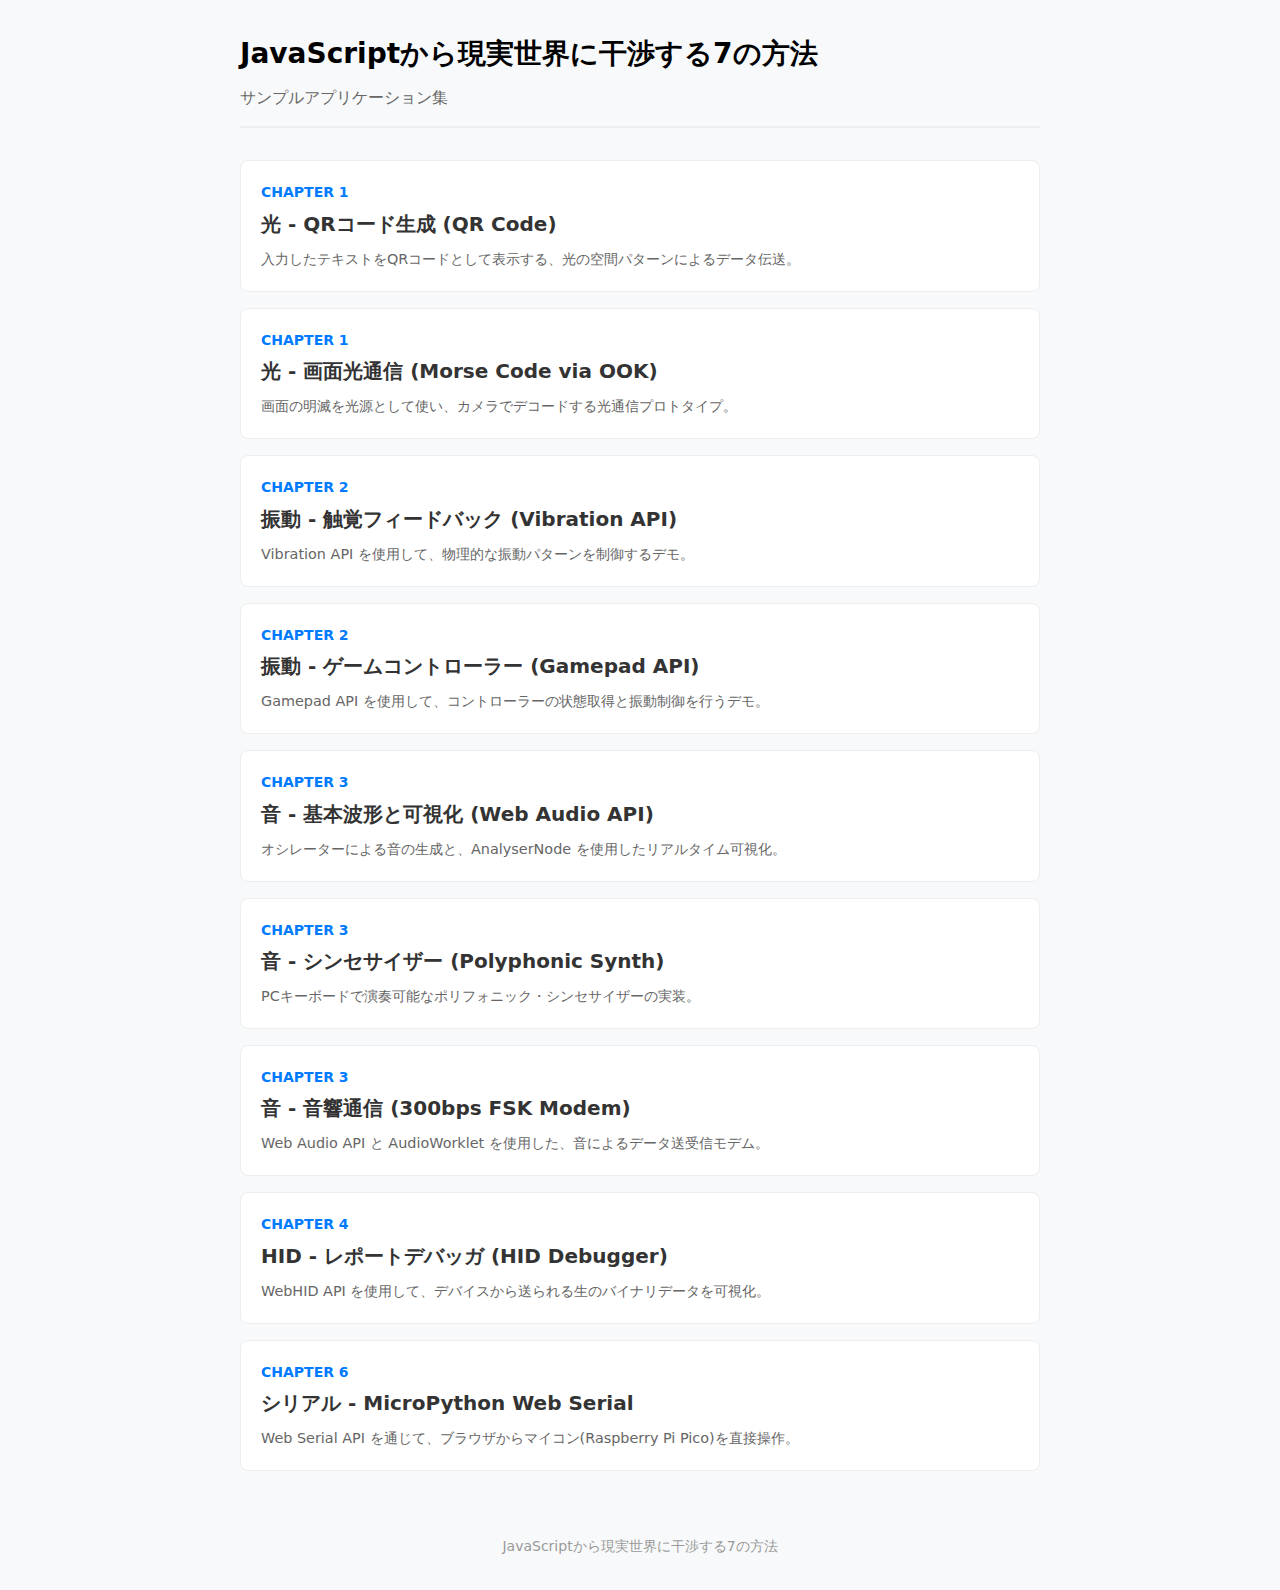
<file: index.html>
<!DOCTYPE html>
<html lang="ja">
<head>
    <meta charset="UTF-8">
    <meta name="viewport" content="width=device-width, initial-scale=1.0">
    <title>JavaScriptから現実世界に干渉する7の方法 - Samples</title>
    <style>
        body {
            font-family: system-ui, -apple-system, sans-serif;
            line-height: 1.6;
            max-width: 800px;
            margin: 2rem auto;
            padding: 0 1rem;
            color: #333;
            background-color: #f8f9fa;
        }
        header {
            border-bottom: 2px solid #eee;
            margin-bottom: 2rem;
            padding-bottom: 1rem;
        }
        h1 {
            font-size: 1.75rem;
            margin: 0;
            color: #000;
        }
        .subtitle {
            font-size: 1rem;
            color: #666;
            margin-top: 0.5rem;
        }
        ul {
            list-style: none;
            padding: 0;
        }
        li {
            background: white;
            margin-bottom: 1rem;
            border: 1px solid #eee;
            border-radius: 8px;
            transition: transform 0.1s, box-shadow 0.1s;
            background-color: white;
        }
        li:hover {
            transform: translateY(-2px);
            box-shadow: 0 4px 12px rgba(0,0,0,0.05);
        }
        a {
            display: block;
            padding: 1.25rem;
            text-decoration: none;
            color: inherit;
        }
        .chapter-num {
            font-weight: bold;
            color: #007bff;
            display: block;
            font-size: 0.875rem;
            text-transform: uppercase;
            margin-bottom: 0.25rem;
        }
        .chapter-title {
            font-size: 1.25rem;
            font-weight: bold;
            display: block;
        }
        .chapter-desc {
            display: block;
            font-size: 0.9rem;
            color: #666;
            margin-top: 0.5rem;
        }
        footer {
            margin-top: 4rem;
            font-size: 0.875rem;
            color: #999;
            text-align: center;
        }
    </style>
</head>
<body>
    <header>
        <h1>JavaScriptから現実世界に干渉する7の方法</h1>
        <div class="subtitle">サンプルアプリケーション集</div>
    </header>

    <main>
        <ul>
            <li>
                <a href="./chapter-1-light-qr/">
                    <span class="chapter-num">Chapter 1</span>
                    <span class="chapter-title">光 - QRコード生成 (QR Code)</span>
                    <span class="chapter-desc">入力したテキストをQRコードとして表示する、光の空間パターンによるデータ伝送。</span>
                </a>
            </li>
            <li>
                <a href="./chapter-1-light-comm/">
                    <span class="chapter-num">Chapter 1</span>
                    <span class="chapter-title">光 - 画面光通信 (Morse Code via OOK)</span>
                    <span class="chapter-desc">画面の明滅を光源として使い、カメラでデコードする光通信プロトタイプ。</span>
                </a>
            </li>
            <li>
                <a href="./chapter-2-vibration/">
                    <span class="chapter-num">Chapter 2</span>
                    <span class="chapter-title">振動 - 触覚フィードバック (Vibration API)</span>
                    <span class="chapter-desc">Vibration API を使用して、物理的な振動パターンを制御するデモ。</span>
                </a>
            </li>
            <li>
                <a href="./chapter-2-gamepad/">
                    <span class="chapter-num">Chapter 2</span>
                    <span class="chapter-title">振動 - ゲームコントローラー (Gamepad API)</span>
                    <span class="chapter-desc">Gamepad API を使用して、コントローラーの状態取得と振動制御を行うデモ。</span>
                </a>
            </li>
            <li>
                <a href="./chapter-3-sound-basics/">
                    <span class="chapter-num">Chapter 3</span>
                    <span class="chapter-title">音 - 基本波形と可視化 (Web Audio API)</span>
                    <span class="chapter-desc">オシレーターによる音の生成と、AnalyserNode を使用したリアルタイム可視化。</span>
                </a>
            </li>
            <li>
                <a href="./chapter-3-synth/">
                    <span class="chapter-num">Chapter 3</span>
                    <span class="chapter-title">音 - シンセサイザー (Polyphonic Synth)</span>
                    <span class="chapter-desc">PCキーボードで演奏可能なポリフォニック・シンセサイザーの実装。</span>
                </a>
            </li>
            <li>
                <a href="./chapter-3-sound-comm/">
                    <span class="chapter-num">Chapter 3</span>
                    <span class="chapter-title">音 - 音響通信 (300bps FSK Modem)</span>
                    <span class="chapter-desc">Web Audio API と AudioWorklet を使用した、音によるデータ送受信モデム。</span>
                </a>
            </li>
            <li>
                <a href="./chapter-4-hid/">
                    <span class="chapter-num">Chapter 4</span>
                    <span class="chapter-title">HID - レポートデバッガ (HID Debugger)</span>
                    <span class="chapter-desc">WebHID API を使用して、デバイスから送られる生のバイナリデータを可視化。</span>
                </a>
            </li>
            <li>
                <a href="./chapter-6-serial/micropython/">
                    <span class="chapter-num">Chapter 6</span>
                    <span class="chapter-title">シリアル - MicroPython Web Serial</span>
                    <span class="chapter-desc">Web Serial API を通じて、ブラウザからマイコン(Raspberry Pi Pico)を直接操作。</span>
                </a>
            </li>
        </ul>
    </main>

    <footer>
        JavaScriptから現実世界に干渉する7の方法
    </footer>
</body>
</html>
</file>
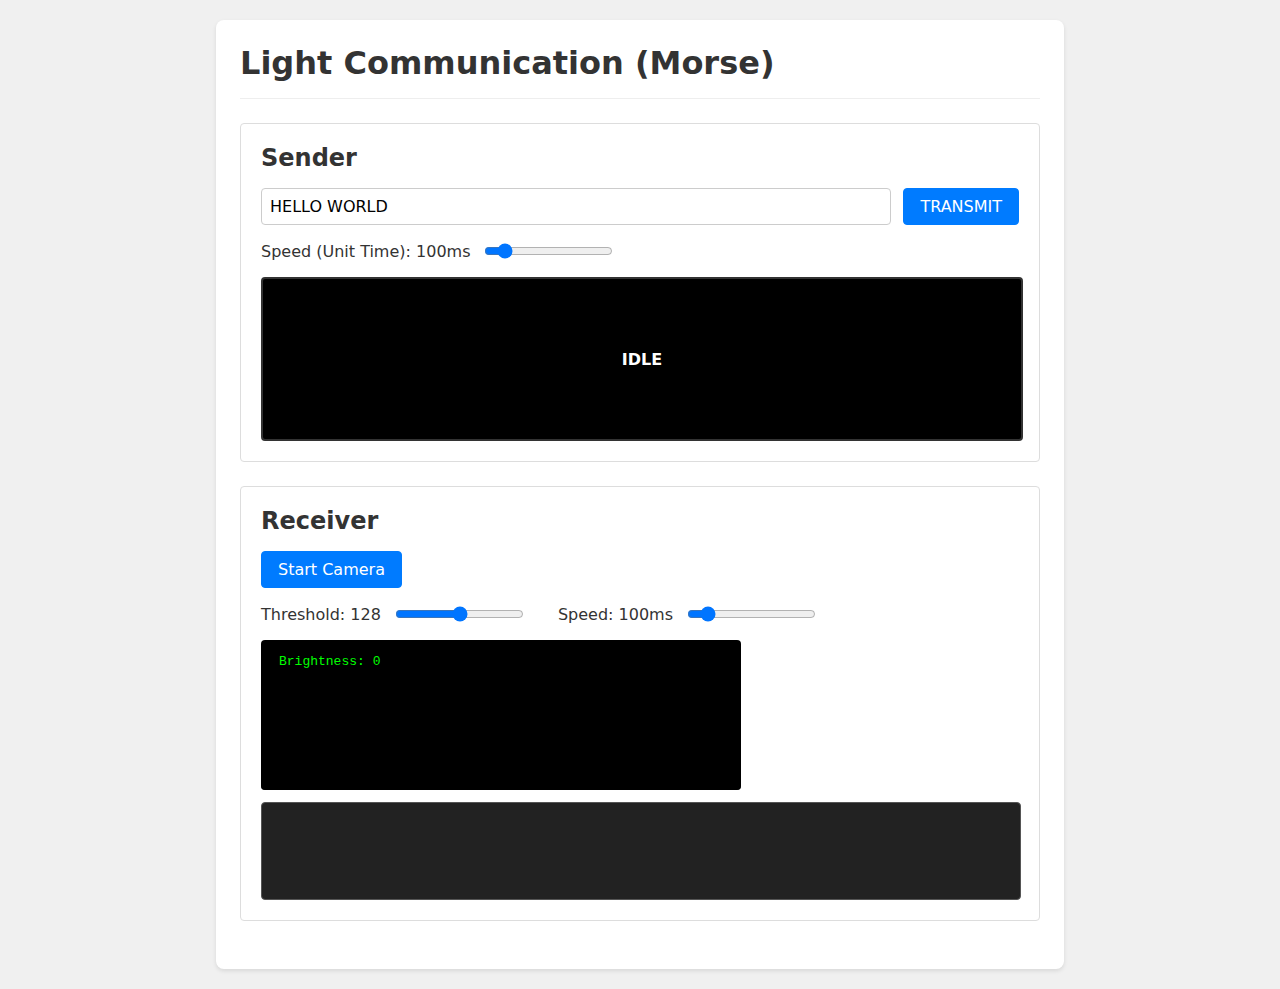
<file: chapter-1-light-comm/index.html>
<!DOCTYPE html>
<html lang="ja">
<head>
    <meta charset="UTF-8">
    <meta name="viewport" content="width=device-width, initial-scale=1.0">
    <title>Chapter 1: Light Communication (Morse)</title>
    <link rel="stylesheet" href="style.css">
</head>
<body>
    <div class="container">
        <header>
            <h1>Light Communication (Morse)</h1>
        </header>

        <main>
            <!-- Sender Section -->
            <section id="sender-section">
                <h2>Sender</h2>
                <div class="controls">
                    <input type="text" id="input-text" placeholder="HELLO WORLD" value="HELLO WORLD">
                    <button id="btn-transmit">TRANSMIT</button>
                </div>
                <div class="settings">
                    <label>Speed (Unit Time): <span id="speed-val">100</span>ms</label>
                    <input type="range" id="speed-range" min="50" max="500" step="10" value="100">
                </div>
                <div id="transmitter-display" class="display-off">
                    <!-- Flashing Area -->
                    <span id="transmit-status">IDLE</span>
                </div>
            </section>

            <!-- Receiver Section -->
            <section id="receiver-section">
                <h2>Receiver</h2>
                <div class="controls">
                    <button id="btn-camera">Start Camera</button>
                </div>
                <div class="settings">
                    <label>Threshold: <span id="threshold-val">128</span></label>
                    <input type="range" id="threshold-range" min="0" max="255" value="128">
                    
                    <label style="margin-left: 20px;">Speed: <span id="rx-speed-val">100</span>ms</label>
                    <input type="range" id="rx-speed-range" min="50" max="500" step="10" value="100">
                </div>
                
                <div class="video-container">
                    <video id="camera-feed" autoplay playsinline muted></video>
                    <canvas id="processing-canvas"></canvas>
                    <div class="overlay-info">
                        Brightness: <span id="brightness-level">0</span>
                    </div>
                    <div class="video-overlay">
                        <div id="decoded-text"></div>
                        <div id="debug-signal"></div>
                    </div>
                </div>

                <div class="graph-container">
                    <canvas id="signal-graph"></canvas>
                </div>
            </section>
        </main>
    </div>
    <script src="morse.js"></script>
    <script src="app.js"></script>
</body>
</html>
</file>
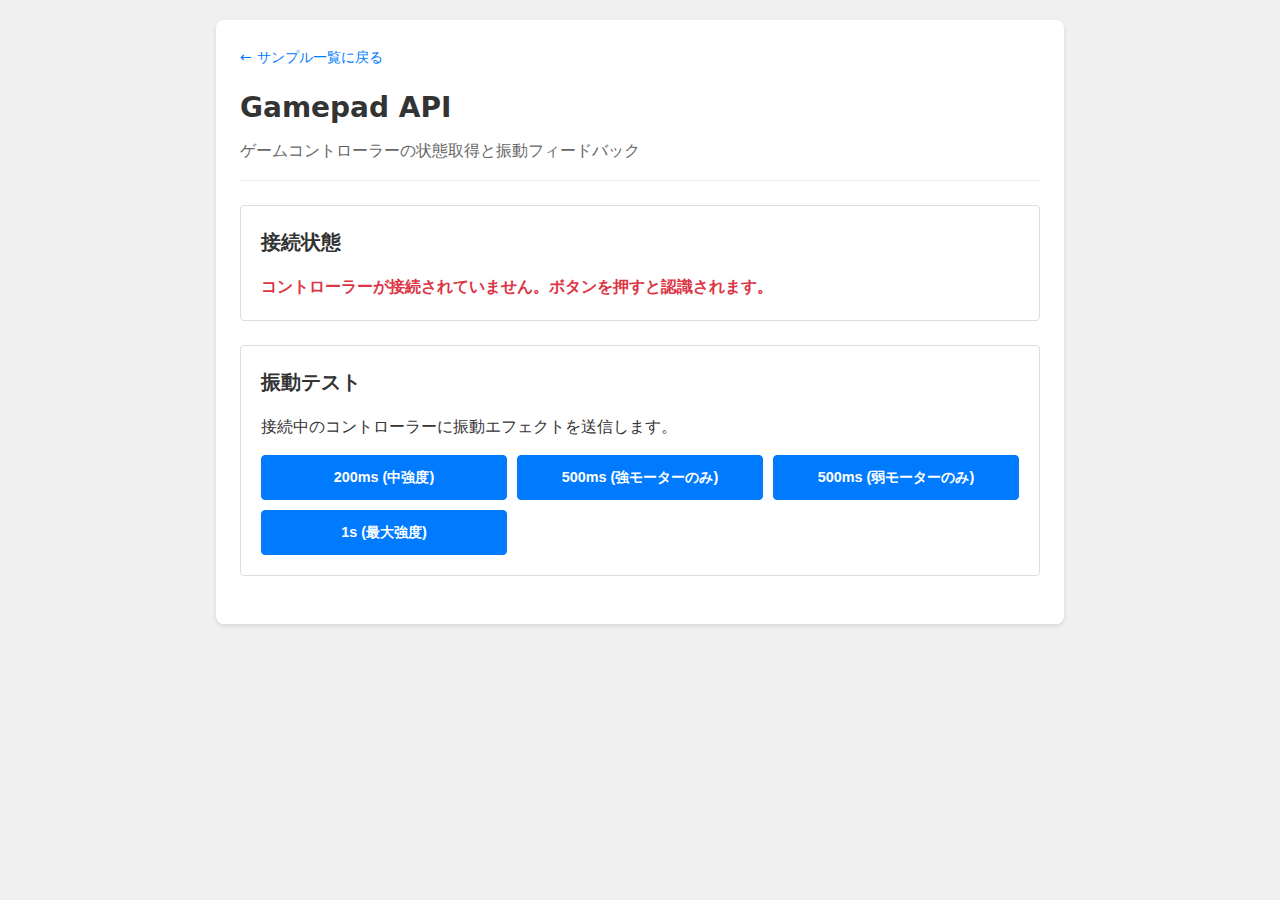
<file: chapter-2-gamepad/index.html>
<!DOCTYPE html>
<html lang="ja">
<head>
    <meta charset="UTF-8">
    <meta name="viewport" content="width=device-width, initial-scale=1.0">
    <title>Gamepad - JavaScriptから現実世界に干渉する7の方法</title>
    <style>
        body {
            font-family: system-ui, -apple-system, sans-serif;
            margin: 0;
            padding: 1.25rem;
            background: #f0f0f0;
            color: #333;
            line-height: 1.6;
        }
        .container {
            max-width: 50rem;
            margin: 0 auto;
            background: white;
            padding: 1.5rem;
            border-radius: 0.5rem;
            box-shadow: 0 0.125rem 0.25rem rgba(0,0,0,0.1);
        }
        header {
            margin: 0 0 1.5rem 0;
            border-bottom: 1px solid #eee;
        }
        h1 {
            margin: 0 0 0.5rem 0;
            font-size: 1.75rem;
        }
        header p {
            margin: 0 0 1rem 0;
            color: #666;
        }
        section {
            margin: 0 0 1.5rem 0;
            padding: 1.25rem;
            border: 1px solid #ddd;
            border-radius: 0.25rem;
        }
        h2 {
            margin: 0 0 1rem 0;
            font-size: 1.25rem;
        }
        .gamepad-info {
            background: #f8f9fa;
            padding: 1rem;
            border-radius: 0.25rem;
            margin-bottom: 1rem;
            font-family: monospace;
            font-size: 0.9rem;
        }
        .visualizer {
            display: flex;
            flex-wrap: wrap;
            gap: 1rem;
            margin-bottom: 1rem;
        }
        .axis-container {
            width: 100px;
            height: 100px;
            background: #eee;
            border-radius: 50%;
            position: relative;
            border: 1px solid #ccc;
        }
        .axis-dot {
            width: 10px;
            height: 10px;
            background: #007bff;
            border-radius: 50%;
            position: absolute;
            top: 50%;
            left: 50%;
            transform: translate(-50%, -50%);
        }
        .buttons-container {
            display: grid;
            grid-template-columns: repeat(auto-fill, minmax(40px, 1fr));
            gap: 5px;
        }
        .btn-indicator {
            width: 40px;
            height: 40px;
            background: #eee;
            border: 1px solid #ccc;
            border-radius: 4px;
            display: flex;
            align-items: center;
            justify-content: center;
            font-size: 0.8rem;
        }
        .btn-indicator.pressed {
            background: #007bff;
            color: white;
            border-color: #007bff;
        }
        .vibration-controls {
            display: grid;
            grid-template-columns: repeat(auto-fill, minmax(200px, 1fr));
            gap: 10px;
        }
        button {
            padding: 0.75rem;
            cursor: pointer;
            background: #007bff;
            color: white;
            border: 1px solid #007bff;
            border-radius: 0.25rem;
            font-size: 0.9rem;
            font-weight: bold;
            transition: background 0.2s;
        }
        button:hover {
            background: #0056b3;
            border-color: #0056b3;
        }
        button:disabled {
            background: #ccc;
            border-color: #ccc;
            cursor: not-allowed;
        }
        .nav {
            margin-bottom: 1rem;
        }
        .nav a {
            color: #007bff;
            text-decoration: none;
            font-size: 0.9rem;
        }
        #no-gamepad {
            color: #dc3545;
            font-weight: bold;
        }
    </style>
</head>
<body>
    <div class="container">
        <nav class="nav">
            <a href="../index.html">&larr; サンプル一覧に戻る</a>
        </nav>
        <header>
            <h1>Gamepad API</h1>
            <p>ゲームコントローラーの状態取得と振動フィードバック</p>
        </header>

        <main>
            <section id="connection-status">
                <h2>接続状態</h2>
                <div id="no-gamepad">コントローラーが接続されていません。ボタンを押すと認識されます。</div>
                <div id="gamepad-display" style="display: none;">
                    <div class="gamepad-info" id="info-text"></div>
                    <div class="visualizer">
                        <div>
                            <div>左スティック</div>
                            <div class="axis-container">
                                <div id="axis-0-1" class="axis-dot"></div>
                            </div>
                        </div>
                        <div>
                            <div>右スティック</div>
                            <div class="axis-container">
                                <div id="axis-2-3" class="axis-dot"></div>
                            </div>
                        </div>
                    </div>
                    <div>ボタン</div>
                    <div class="buttons-container" id="buttons-display"></div>
                </div>
            </section>

            <section>
                <h2>振動テスト</h2>
                <p>接続中のコントローラーに振動エフェクトを送信します。</p>
                <div class="vibration-controls">
                    <button onclick="playVibration(200, 0.5, 0.5)">200ms (中強度)</button>
                    <button onclick="playVibration(500, 1.0, 0.0)">500ms (強モーターのみ)</button>
                    <button onclick="playVibration(500, 0.0, 1.0)">500ms (弱モーターのみ)</button>
                    <button onclick="playVibration(1000, 1.0, 1.0)">1s (最大強度)</button>
                </div>
            </section>
        </main>
    </div>

    <script>
        let gamepadIndex = null;

        window.addEventListener('gamepadconnected', (e) => {
            console.log('Gamepad connected:', e.gamepad.id);
            gamepadIndex = e.gamepad.index;
            document.getElementById('no-gamepad').style.display = 'none';
            document.getElementById('gamepad-display').style.display = 'block';
            
            // ボタンインジケータの生成
            const btnContainer = document.getElementById('buttons-display');
            btnContainer.innerHTML = '';
            for (let i = 0; i < e.gamepad.buttons.length; i++) {
                const div = document.createElement('div');
                div.className = 'btn-indicator';
                div.id = `btn-${i}`;
                div.textContent = i;
                btnContainer.appendChild(div);
            }

            requestAnimationFrame(gameLoop);
        });

        window.addEventListener('gamepaddisconnected', (e) => {
            console.log('Gamepad disconnected:', e.gamepad.id);
            if (gamepadIndex === e.gamepad.index) {
                gamepadIndex = null;
                document.getElementById('no-gamepad').style.display = 'block';
                document.getElementById('gamepad-display').style.display = 'none';
            }
        });

        function gameLoop() {
            if (gamepadIndex === null) return;

            const gamepad = navigator.getGamepads()[gamepadIndex];
            if (!gamepad) return;

            // 情報の更新
            document.getElementById('info-text').textContent = 
                `ID: ${gamepad.id}\nIndex: ${gamepad.index}\nMapping: ${gamepad.mapping}`;

            // スティックの更新
            updateAxis('axis-0-1', gamepad.axes[0], gamepad.axes[1]);
            updateAxis('axis-2-3', gamepad.axes[2], gamepad.axes[3]);

            // ボタンの更新
            gamepad.buttons.forEach((button, i) => {
                const el = document.getElementById(`btn-${i}`);
                if (el) {
                    if (button.pressed) {
                        el.classList.add('pressed');
                    } else {
                        el.classList.remove('pressed');
                    }
                }
            });

            requestAnimationFrame(gameLoop);
        }

        function updateAxis(id, x, y) {
            const dot = document.getElementById(id);
            // -1.0 ~ 1.0 を 0% ~ 100% に変換
            const left = (x + 1) * 50;
            const top = (y + 1) * 50;
            dot.style.left = `${left}%`;
            dot.style.top = `${top}%`;
        }

        async function playVibration(duration, strong, weak) {
            if (gamepadIndex === null) return;
            const gamepad = navigator.getGamepads()[gamepadIndex];
            
            if (gamepad && gamepad.vibrationActuator) {
                try {
                    await gamepad.vibrationActuator.playEffect('dual-rumble', {
                        startDelay: 0,
                        duration: duration,
                        strongMagnitude: strong,
                        weakMagnitude: weak
                    });
                } catch (e) {
                    console.error('Vibration failed', e);
                }
            } else {
                alert('このコントローラーは振動をサポートしていないか、ブラウザが対応していません。');
            }
        }
    </script>
</body>
</html>
</file>
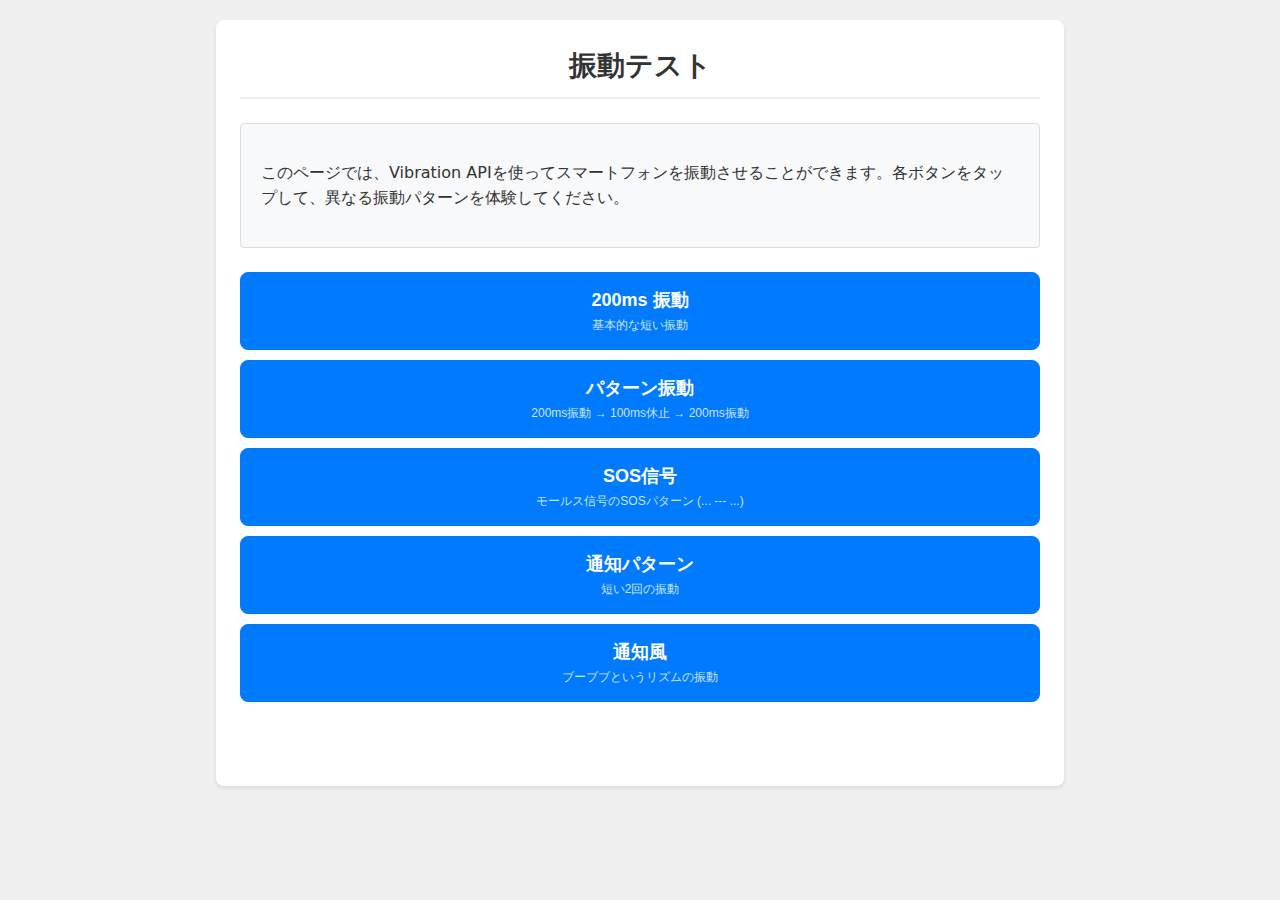
<file: chapter-2-vibration/index.html>
<!DOCTYPE html>
<html lang="ja">
<head>
    <meta charset="UTF-8">
    <meta name="viewport" content="width=device-width, initial-scale=1.0">
    <title>Chapter 2: Vibration Test</title>
    <style>
        body {
            font-family: system-ui, -apple-system, sans-serif;
            margin: 0;
            padding: 1.25rem;
            background: #f0f0f0;
            color: #333;
            line-height: 1.6;
        }
        .container {
            max-width: 50rem;
            margin: 0 auto;
            background: white;
            padding: 1.5rem;
            border-radius: 0.5rem;
            box-shadow: 0 0.125rem 0.25rem rgba(0,0,0,0.1);
        }
        h1 {
            margin: 0 0 1.5rem 0;
            padding-bottom: 0.5rem;
            border-bottom: 2px solid #eee;
            font-size: 1.75rem;
            text-align: center;
        }
        .info {
            margin: 0 0 1.5rem 0;
            padding: 1.25rem;
            border: 1px solid #ddd;
            border-radius: 0.25rem;
            background: #f8f9fa;
        }
        .controls {
            display: flex;
            flex-direction: column;
            gap: 10px;
        }
        button {
            font-size: 18px;
            padding: 15px;
            border: 1px solid #007bff;
            border-radius: 8px;
            background: #007bff;
            color: white;
            font-weight: bold;
            cursor: pointer;
            text-align: center;
            transition: background 0.2s;
        }
        button:hover {
            background: #0056b3;
            border-color: #0056b3;
        }
        button:active {
            transform: translateY(1px);
        }
        button:disabled {
            background: #ccc;
            border-color: #ccc;
            cursor: not-allowed;
        }
        .pattern-description {
            font-size: 12px;
            color: rgba(255, 255, 255, 0.8);
            margin-top: 5px;
            font-weight: normal;
        }
        #status {
            text-align: center;
            margin-top: 20px;
            font-size: 14px;
            min-height: 20px;
            padding: 10px;
            border-radius: 4px;
        }
    </style>
</head>
<body>
    <div class="container">
        <h1>振動テスト</h1>

        <div class="info">
            <p>このページでは、Vibration APIを使ってスマートフォンを振動させることができます。各ボタンをタップして、異なる振動パターンを体験してください。</p>
        </div>

        <div class="controls">
            <button onclick="vibrate200()">
                200ms 振動
                <div class="pattern-description">基本的な短い振動</div>
            </button>

            <button onclick="vibratePattern()">
                パターン振動
                <div class="pattern-description">200ms振動 → 100ms休止 → 200ms振動</div>
            </button>

            <button onclick="vibrateSOS()">
                SOS信号
                <div class="pattern-description">モールス信号のSOSパターン (... --- ...)</div>
            </button>

            <button onclick="vibrateNotification()">
                通知パターン
                <div class="pattern-description">短い2回の振動</div>
            </button>

            <button onclick="vibrateModern()">
                通知風
                <div class="pattern-description">ブーブブというリズムの振動</div>
            </button>
        </div>

        <div id="status"></div>
    </div>

    <script src="app.js"></script>
</body>
</html>
</file>
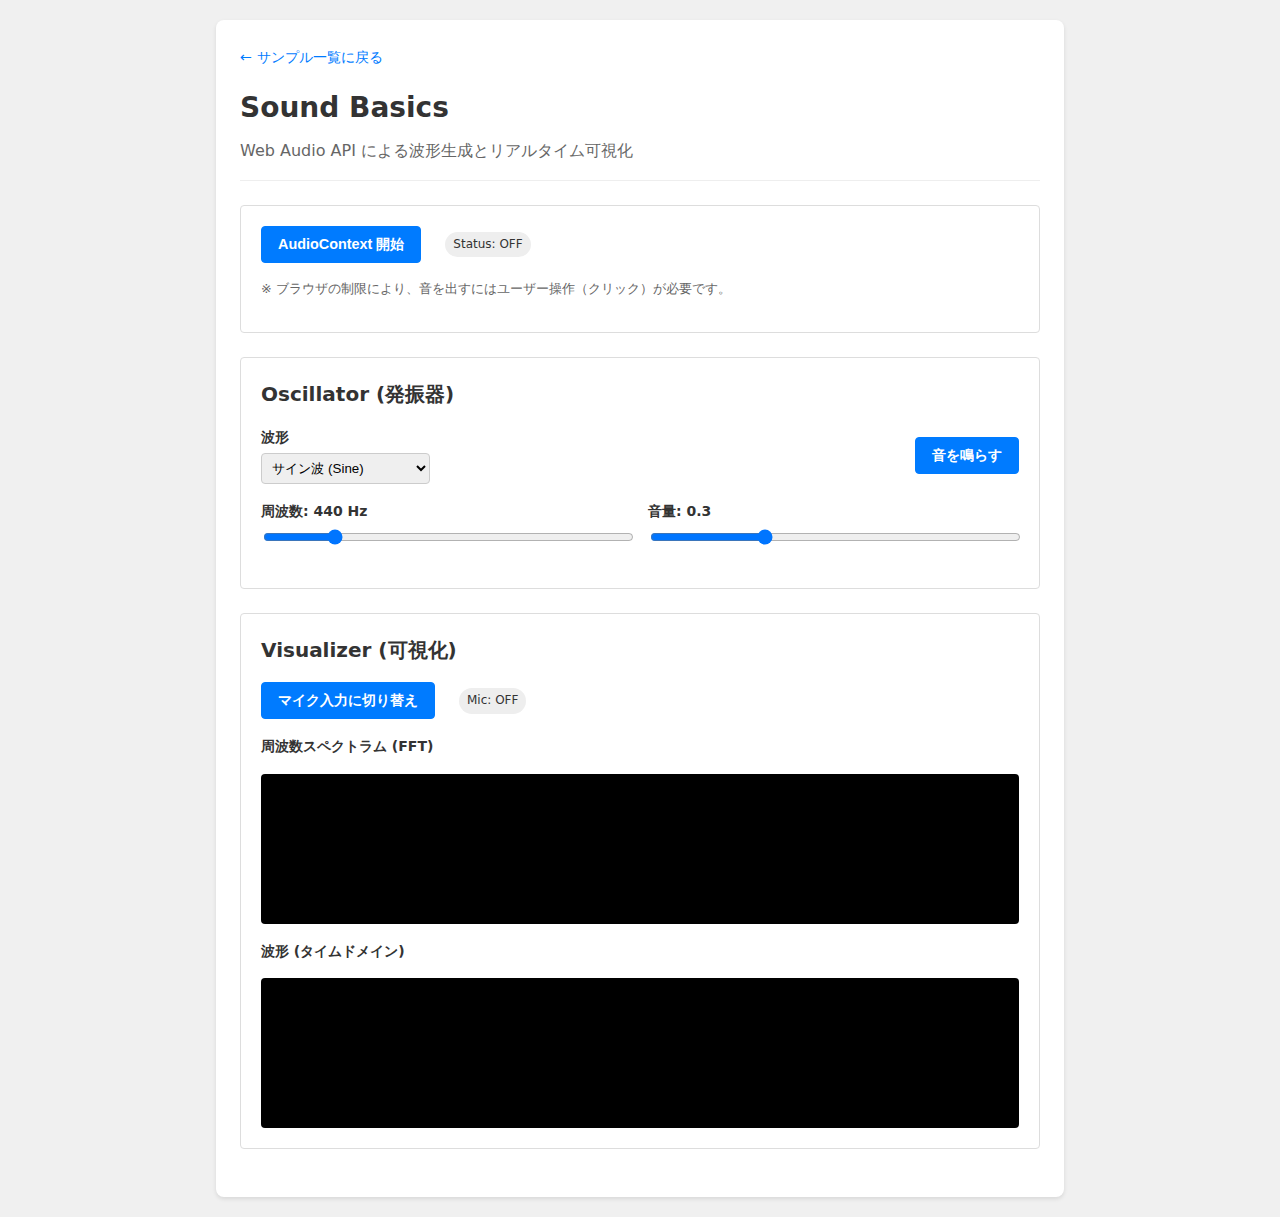
<file: chapter-3-sound-basics/index.html>
<!DOCTYPE html>
<html lang="ja">
<head>
    <meta charset="UTF-8">
    <meta name="viewport" content="width=device-width, initial-scale=1.0">
    <title>Sound Basics - JavaScriptから現実世界に干渉する7の方法</title>
    <style>
        body {
            font-family: system-ui, -apple-system, sans-serif;
            margin: 0;
            padding: 1.25rem;
            background: #f0f0f0;
            color: #333;
            line-height: 1.6;
        }
        .container {
            max-width: 50rem;
            margin: 0 auto;
            background: white;
            padding: 1.5rem;
            border-radius: 0.5rem;
            box-shadow: 0 0.125rem 0.25rem rgba(0,0,0,0.1);
        }
        header {
            margin: 0 0 1.5rem 0;
            border-bottom: 1px solid #eee;
        }
        h1 {
            margin: 0 0 0.5rem 0;
            font-size: 1.75rem;
        }
        header p {
            margin: 0 0 1rem 0;
            color: #666;
        }
        section {
            margin: 0 0 1.5rem 0;
            padding: 1.25rem;
            border: 1px solid #ddd;
            border-radius: 0.25rem;
        }
        h2 {
            margin: 0 0 1rem 0;
            font-size: 1.25rem;
        }
        .controls-row {
            margin-bottom: 1rem;
            display: flex;
            align-items: center;
            gap: 1rem;
            flex-wrap: wrap;
        }
        .control-group {
            flex: 1;
            min-width: 200px;
        }
        label {
            display: block;
            font-size: 0.875rem;
            font-weight: bold;
            margin-bottom: 0.25rem;
        }
        input[type="range"] {
            width: 100%;
        }
        button {
            padding: 0.5rem 1rem;
            cursor: pointer;
            background: #007bff;
            color: white;
            border: 1px solid #007bff;
            border-radius: 0.25rem;
            font-size: 0.9rem;
            font-weight: bold;
        }
        button:hover {
            background: #0056b3;
        }
        button.active {
            background: #28a745;
            border-color: #28a745;
        }
        select {
            padding: 0.4rem;
            border-radius: 0.25rem;
            border: 1px solid #ccc;
        }
        .visualizer-container {
            background: #000;
            border-radius: 0.25rem;
            margin-top: 1rem;
        }
        canvas {
            width: 100%;
            height: 150px;
            display: block;
        }
        .nav {
            margin-bottom: 1rem;
        }
        .nav a {
            color: #007bff;
            text-decoration: none;
            font-size: 0.9rem;
        }
        .status-badge {
            font-size: 0.75rem;
            padding: 0.2rem 0.5rem;
            border-radius: 1rem;
            background: #eee;
            margin-left: 0.5rem;
        }
        .status-badge.on {
            background: #d4edda;
            color: #155724;
        }
    </style>
</head>
<body>
    <div class="container">
        <nav class="nav">
            <a href="../index.html">&larr; サンプル一覧に戻る</a>
        </nav>
        <header>
            <h1>Sound Basics</h1>
            <p>Web Audio API による波形生成とリアルタイム可視化</p>
        </header>

        <main>
            <section>
                <div class="controls-row">
                    <button id="btn-audio-init">AudioContext 開始</button>
                    <span id="audio-status" class="status-badge">Status: OFF</span>
                </div>
                <p style="font-size: 0.8rem; color: #666;">※ ブラウザの制限により、音を出すにはユーザー操作（クリック）が必要です。</p>
            </section>

            <section>
                <h2>Oscillator (発振器)</h2>
                <div class="controls-row">
                    <div class="control-group">
                        <label for="wave-type">波形</label>
                        <select id="wave-type">
                            <option value="sine">サイン波 (Sine)</option>
                            <option value="square">矩形波 (Square)</option>
                            <option value="sawtooth">のこぎり波 (Sawtooth)</option>
                            <option value="triangle">三角波 (Triangle)</option>
                        </select>
                    </div>
                    <button id="btn-osc-toggle">音を鳴らす</button>
                </div>
                <div class="controls-row">
                    <div class="control-group">
                        <label for="freq-slider">周波数: <span id="freq-val">440</span> Hz</label>
                        <input type="range" id="freq-slider" min="100" max="2000" step="1" value="440">
                    </div>
                    <div class="control-group">
                        <label for="gain-slider">音量: <span id="gain-val">0.3</span></label>
                        <input type="range" id="gain-slider" min="0" max="1" step="0.01" value="0.3">
                    </div>
                </div>
            </section>

            <section>
                <h2>Visualizer (可視化)</h2>
                <div class="controls-row">
                    <button id="btn-mic-toggle">マイク入力に切り替え</button>
                    <span id="mic-status" class="status-badge">Mic: OFF</span>
                </div>
                
                <label>周波数スペクトラム (FFT)</label>
                <div class="visualizer-container">
                    <canvas id="canvas-freq"></canvas>
                </div>
                
                <label style="margin-top: 1rem;">波形 (タイムドメイン)</label>
                <div class="visualizer-container">
                    <canvas id="canvas-time"></canvas>
                </div>
            </section>
        </main>
    </div>

    <script src="app.js"></script>
</body>
</html>
</file>
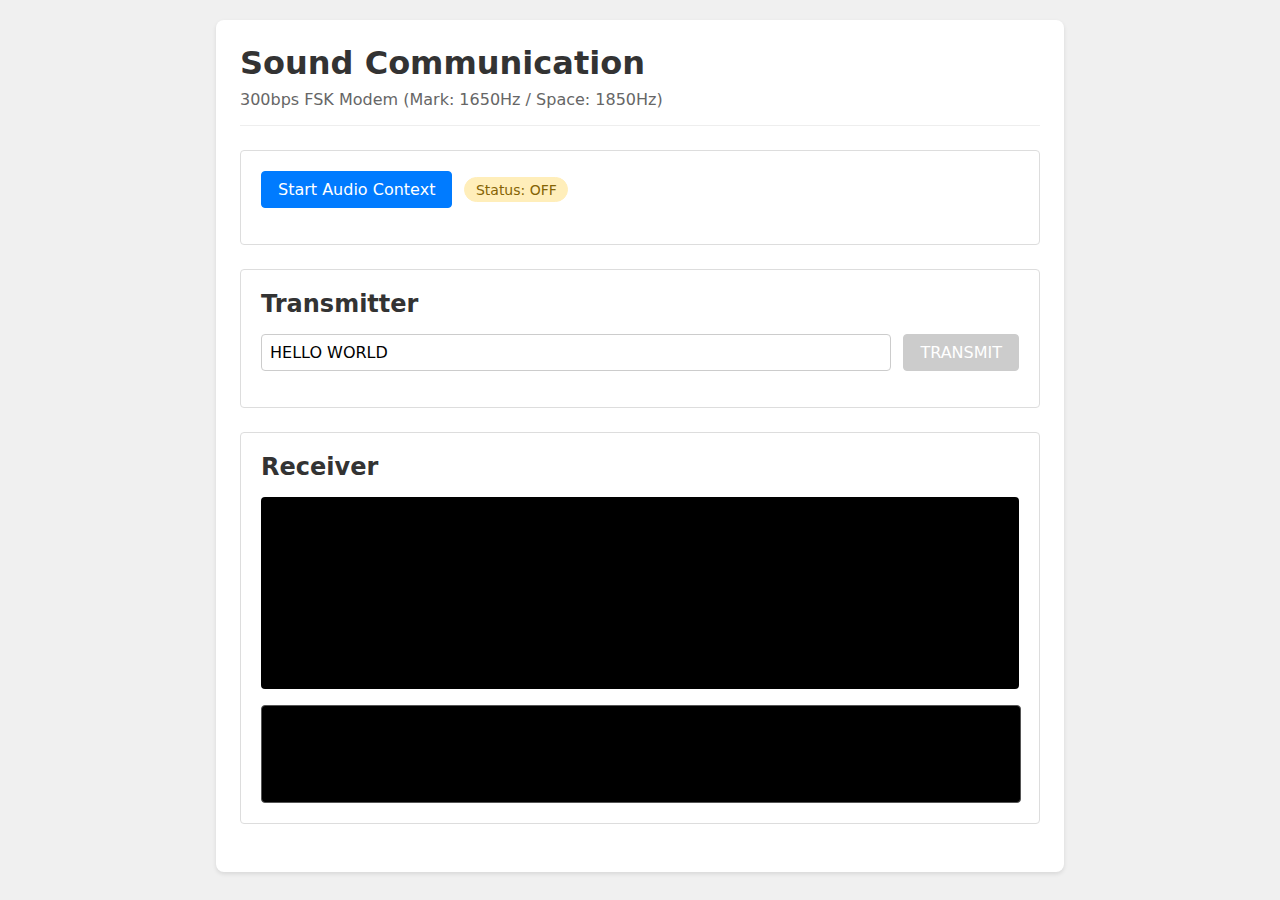
<file: chapter-3-sound-comm/index.html>
<!DOCTYPE html>
<html lang="ja">
<head>
    <meta charset="UTF-8">
    <meta name="viewport" content="width=device-width, initial-scale=1.0">
    <title>Sound Communication - FSK Modem</title>
    <link rel="stylesheet" href="style.css">
</head>
<body>
    <div class="container">
        <header>
            <h1>Sound Communication</h1>
            <p>300bps FSK Modem (Mark: 1650Hz / Space: 1850Hz)</p>
        </header>

        <main>
            <section>
                <div class="controls-row">
                    <button id="btn-start">Start Audio Context</button>
                    <span id="audio-status">Status: OFF</span>
                </div>
            </section>

            <section>
                <h2>Transmitter</h2>
                <div class="controls-row">
                    <input type="text" id="input-text" value="HELLO WORLD" placeholder="送信するテキストを入力...">
                    <button id="btn-transmit" disabled>TRANSMIT</button>
                </div>
            </section>

            <section>
                <h2>Receiver</h2>
                <div class="terminal" id="decoded-text"></div>
                <div class="visualizer-box">
                    <canvas id="visualizer"></canvas>
                </div>
            </section>
        </main>
    </div>
    <script src="app.js"></script>
</body>
</html>
</file>
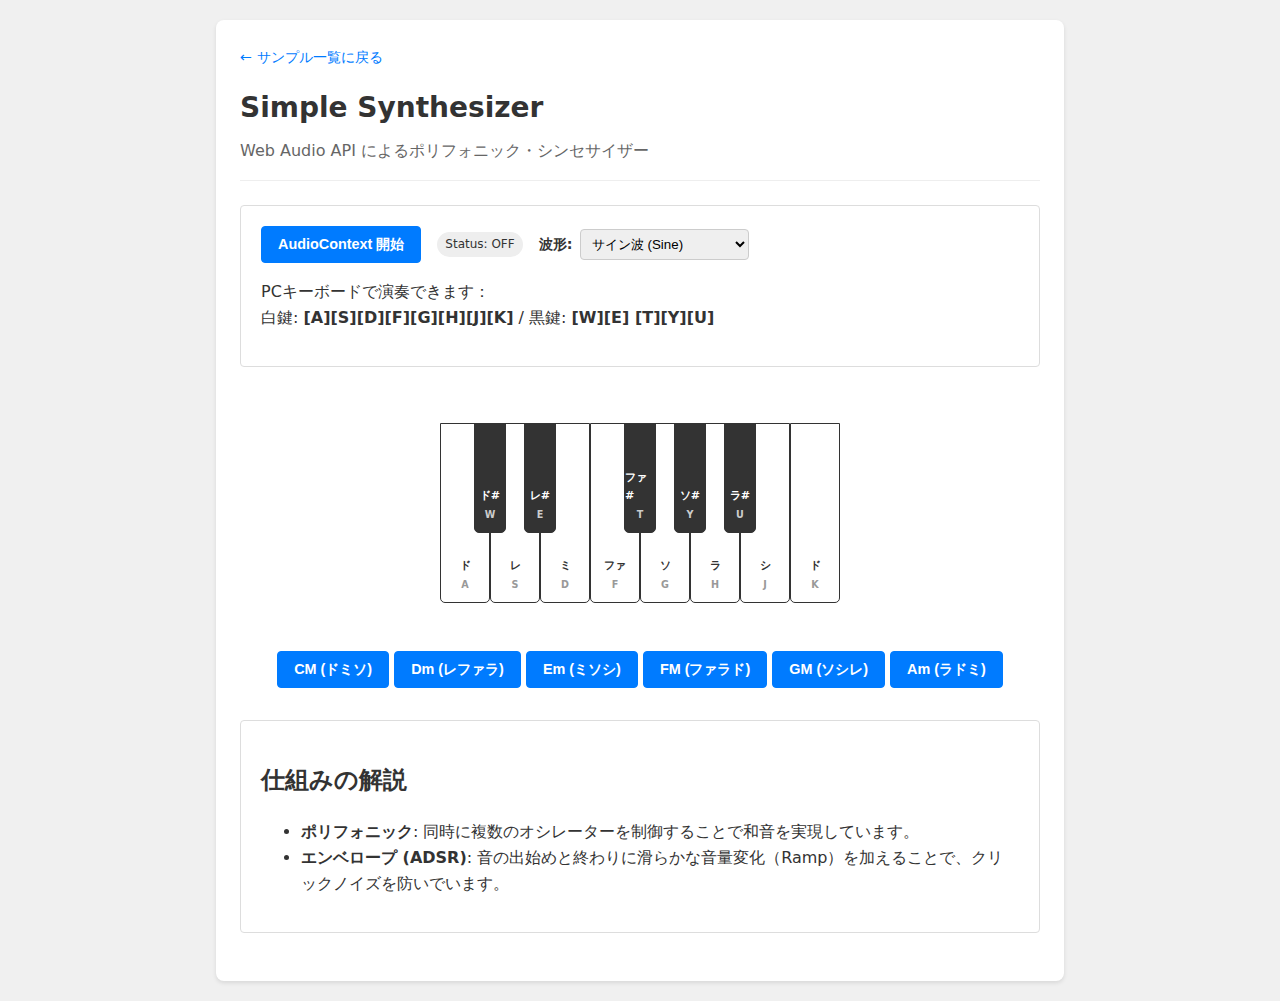
<file: chapter-3-synth/index.html>
<!DOCTYPE html>
<html lang="ja">
<head>
    <meta charset="UTF-8">
    <meta name="viewport" content="width=device-width, initial-scale=1.0">
    <title>Simple Synth - JavaScriptから現実世界に干渉する7の方法</title>
    <style>
        body {
            font-family: system-ui, -apple-system, sans-serif;
            margin: 0;
            padding: 1.25rem;
            background: #f0f0f0;
            color: #333;
            line-height: 1.6;
        }
        .container {
            max-width: 50rem;
            margin: 0 auto;
            background: white;
            padding: 1.5rem;
            border-radius: 0.5rem;
            box-shadow: 0 0.125rem 0.25rem rgba(0,0,0,0.1);
        }
        header {
            margin: 0 0 1.5rem 0;
            border-bottom: 1px solid #eee;
        }
        h1 {
            margin: 0 0 0.5rem 0;
            font-size: 1.75rem;
        }
        header p {
            margin: 0 0 1rem 0;
            color: #666;
        }
        section {
            margin: 0 0 1.5rem 0;
            padding: 1.25rem;
            border: 1px solid #ddd;
            border-radius: 0.25rem;
        }
        .keyboard {
            display: flex;
            justify-content: center;
            padding: 2rem 0;
            user-select: none;
            position: relative;
        }
        .key {
            border: 1px solid #333;
            border-radius: 0 0 5px 5px;
            display: flex;
            flex-direction: column;
            justify-content: flex-end;
            align-items: center;
            padding-bottom: 10px;
            font-size: 0.7rem;
            font-weight: bold;
            cursor: pointer;
            transition: background 0.1s;
            box-sizing: border-box;
        }
        .key.white {
            width: 50px;
            height: 180px;
            background: white;
            z-index: 1;
        }
        .key.black {
            width: 32px;
            height: 110px;
            background: #333;
            color: white;
            z-index: 2;
            margin-left: -16px;
            margin-right: -16px;
        }
        .key.active {
            background: #007bff !important;
            color: white;
        }
        .key-hint {
            color: #999;
            font-size: 0.6rem;
            margin-top: 2px;
        }
        .key.black .key-hint {
            color: #ccc;
        }
        .key.active .key-hint {
            color: rgba(255,255,255,0.7);
        }
        .chord-buttons {
            display: flex;
            justify-content: center;
            gap: 5px;
            flex-wrap: wrap;
            margin-top: 1rem;
        }
        .nav {
            margin-bottom: 1rem;
        }
        .nav a {
            color: #007bff;
            text-decoration: none;
            font-size: 0.9rem;
        }
        button {
            padding: 0.5rem 1rem;
            cursor: pointer;
            background: #007bff;
            color: white;
            border: 1px solid #007bff;
            border-radius: 0.25rem;
            font-size: 0.9rem;
            font-weight: bold;
        }
        button:hover {
            background: #0056b3;
        }
        button:active {
            transform: translateY(1px);
        }
        .status-badge {
            font-size: 0.75rem;
            padding: 0.2rem 0.5rem;
            border-radius: 1rem;
            background: #eee;
        }
        .status-badge.on {
            background: #d4edda;
            color: #155724;
        }
    </style>
</head>
<body>
    <div class="container">
        <nav class="nav">
            <a href="../index.html">&larr; サンプル一覧に戻る</a>
        </nav>
        <header>
            <h1>Simple Synthesizer</h1>
            <p>Web Audio API によるポリフォニック・シンセサイザー</p>
        </header>

        <main>
            <section>
                <div style="display: flex; align-items: center; gap: 1rem; margin-bottom: 1rem; flex-wrap: wrap;">
                    <button id="btn-start">AudioContext 開始</button>
                    <span id="audio-status" class="status-badge">Status: OFF</span>
                    <div style="display: flex; align-items: center; gap: 0.5rem;">
                        <label for="wave-type" style="font-size: 0.9rem; font-weight: bold;">波形:</label>
                        <select id="wave-type" style="padding: 0.4rem; border-radius: 0.25rem; border: 1px solid #ccc;">
                            <option value="sine">サイン波 (Sine)</option>
                            <option value="square">矩形波 (Square)</option>
                            <option value="sawtooth">のこぎり波 (Sawtooth)</option>
                            <option value="triangle">三角波 (Triangle)</option>
                        </select>
                    </div>
                </div>
                <p>PCキーボードで演奏できます：<br>
                   白鍵: <strong>[A][S][D][F][G][H][J][K]</strong> / 
                   黒鍵: <strong>[W][E] [T][Y][U]</strong>
                </p>
            </section>

            <div class="keyboard" id="keyboard">
                <div class="key white" data-note="60" data-key="a">ド<div class="key-hint">A</div></div>
                <div class="key black" data-note="61" data-key="w">ド#<div class="key-hint">W</div></div>
                <div class="key white" data-note="62" data-key="s">レ<div class="key-hint">S</div></div>
                <div class="key black" data-note="63" data-key="e">レ#<div class="key-hint">E</div></div>
                <div class="key white" data-note="64" data-key="d">ミ<div class="key-hint">D</div></div>
                <div class="key white" data-note="65" data-key="f">ファ<div class="key-hint">F</div></div>
                <div class="key black" data-note="66" data-key="t">ファ#<div class="key-hint">T</div></div>
                <div class="key white" data-note="67" data-key="g">ソ<div class="key-hint">G</div></div>
                <div class="key black" data-note="68" data-key="y">ソ#<div class="key-hint">Y</div></div>
                <div class="key white" data-note="69" data-key="h">ラ<div class="key-hint">H</div></div>
                <div class="key black" data-note="70" data-key="u">ラ#<div class="key-hint">U</div></div>
                <div class="key white" data-note="71" data-key="j">シ<div class="key-hint">J</div></div>
                <div class="key white" data-note="72" data-key="k">ド<div class="key-hint">K</div></div>
            </div>

            <div class="chord-buttons" id="chords">
                <button data-chord="CM">CM (ドミソ)</button>
                <button data-chord="Dm">Dm (レファラ)</button>
                <button data-chord="Em">Em (ミソシ)</button>
                <button data-chord="FM">FM (ファラド)</button>
                <button data-chord="GM">GM (ソシレ)</button>
                <button data-chord="Am">Am (ラドミ)</button>
            </div>

            <section style="margin-top: 2rem;">
                <h2>仕組みの解説</h2>
                <ul>
                    <li><strong>ポリフォニック</strong>: 同時に複数のオシレーターを制御することで和音を実現しています。</li>
                    <li><strong>エンベロープ (ADSR)</strong>: 音の出始めと終わりに滑らかな音量変化（Ramp）を加えることで、クリックノイズを防いでいます。</li>
                </ul>
            </section>
        </main>
    </div>

    <script src="app.js"></script>
</body>
</html>
</file>
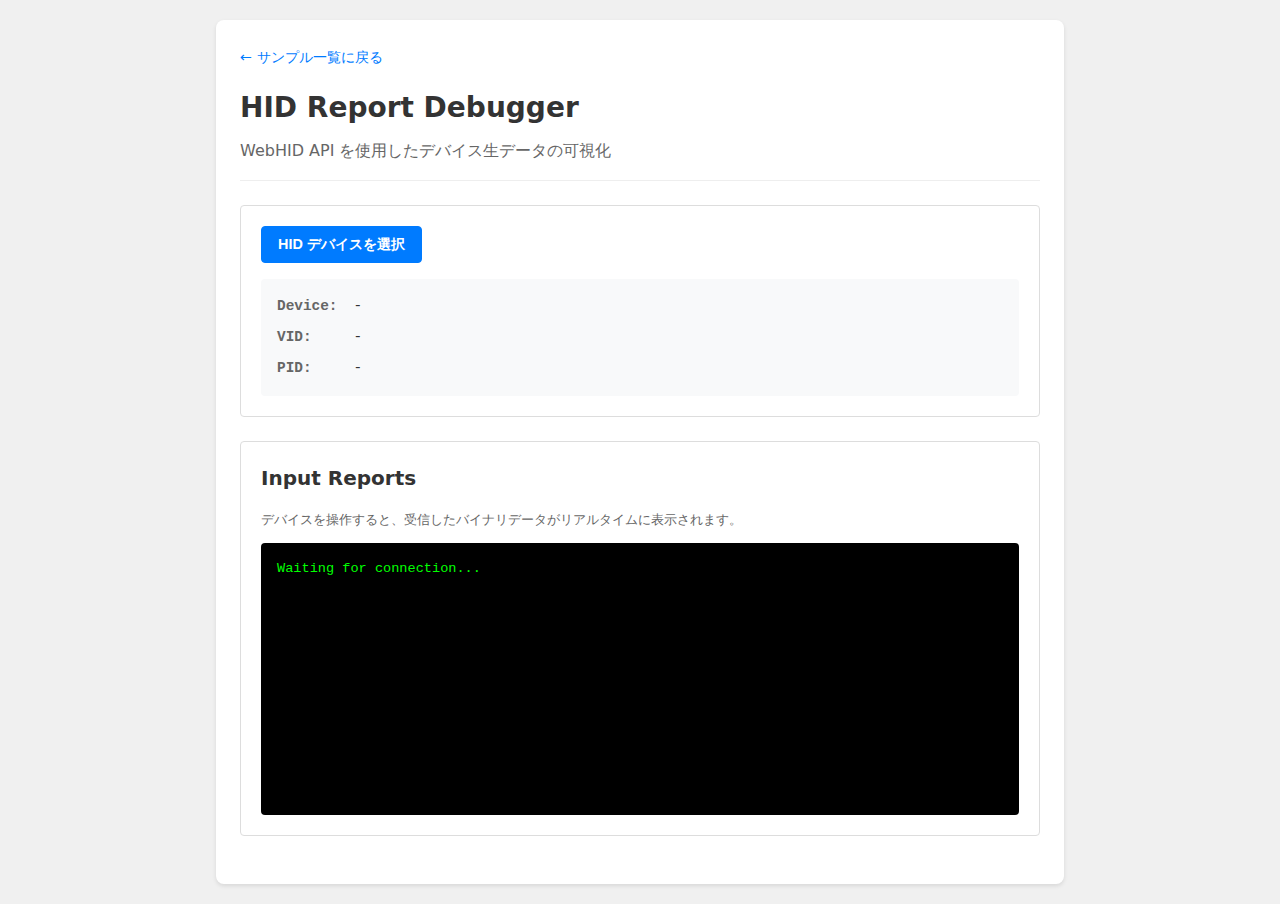
<file: chapter-4-hid/index.html>
<!DOCTYPE html>
<html lang="ja">
<head>
    <meta charset="UTF-8">
    <meta name="viewport" content="width=device-width, initial-scale=1.0">
    <title>HID Debugger - JavaScriptから現実世界に干渉する7の方法</title>
    <style>
        body {
            font-family: system-ui, -apple-system, sans-serif;
            margin: 0;
            padding: 1.25rem;
            background: #f0f0f0;
            color: #333;
            line-height: 1.6;
        }
        .container {
            max-width: 50rem;
            margin: 0 auto;
            background: white;
            padding: 1.5rem;
            border-radius: 0.5rem;
            box-shadow: 0 0.125rem 0.25rem rgba(0,0,0,0.1);
        }
        header {
            margin: 0 0 1.5rem 0;
            border-bottom: 1px solid #eee;
        }
        h1 {
            margin: 0 0 0.5rem 0;
            font-size: 1.75rem;
        }
        header p {
            margin: 0 0 1rem 0;
            color: #666;
        }
        section {
            margin: 0 0 1.5rem 0;
            padding: 1.25rem;
            border: 1px solid #ddd;
            border-radius: 0.25rem;
        }
        h2 {
            margin: 0 0 1rem 0;
            font-size: 1.25rem;
        }
        .controls-row {
            margin-bottom: 1rem;
            display: flex;
            align-items: center;
            gap: 1rem;
        }
        button {
            padding: 0.5rem 1rem;
            cursor: pointer;
            background: #007bff;
            color: white;
            border: 1px solid #007bff;
            border-radius: 0.25rem;
            font-size: 0.9rem;
            font-weight: bold;
        }
        button:hover {
            background: #0056b3;
        }
        button:disabled {
            background: #ccc;
            border-color: #ccc;
            cursor: not-allowed;
        }
        .info-grid {
            display: grid;
            grid-template-columns: auto 1fr;
            gap: 0.5rem 1rem;
            font-size: 0.9rem;
            background: #f8f9fa;
            padding: 1rem;
            border-radius: 0.25rem;
            font-family: monospace;
        }
        .info-label {
            font-weight: bold;
            color: #666;
        }
        .terminal {
            background: #000;
            color: #0f0;
            padding: 1rem;
            border-radius: 0.25rem;
            font-family: 'SFMono-Regular', Consolas, 'Liberation Mono', Menlo, monospace;
            font-size: 0.85rem;
            min-height: 15rem;
            max-height: 30rem;
            overflow-y: auto;
            white-space: pre-wrap;
            word-break: break-all;
            line-height: 1.4;
        }
        .bit-view {
            display: flex;
            gap: 2px;
            margin-top: 0.5rem;
        }
        .bit {
            width: 20px;
            height: 20px;
            background: #333;
            border-radius: 2px;
            display: flex;
            align-items: center;
            justify-content: center;
            font-size: 0.7rem;
            color: #fff;
        }
        .bit.on {
            background: #28a745;
        }
        .nav {
            margin-bottom: 1rem;
        }
        .nav a {
            color: #007bff;
            text-decoration: none;
            font-size: 0.9rem;
        }
    </style>
</head>
<body>
    <div class="container">
        <nav class="nav">
            <a href="../index.html">&larr; サンプル一覧に戻る</a>
        </nav>
        <header>
            <h1>HID Report Debugger</h1>
            <p>WebHID API を使用したデバイス生データの可視化</p>
        </header>

        <main>
            <section>
                <div class="controls-row">
                    <button id="btn-connect">HID デバイスを選択</button>
                </div>
                <div class="info-grid">
                    <span class="info-label">Device:</span> <span id="dev-name">-</span>
                    <span class="info-label">VID:</span> <span id="dev-vid">-</span>
                    <span class="info-label">PID:</span> <span id="dev-pid">-</span>
                </div>
            </section>

            <section>
                <h2>Input Reports</h2>
                <p style="font-size: 0.8rem; color: #666;">デバイスを操作すると、受信したバイナリデータがリアルタイムに表示されます。</p>
                <div class="terminal" id="terminal">Waiting for connection...</div>
            </section>
        </main>
    </div>

    <script src="script.js"></script>
</body>
</html>
</file>
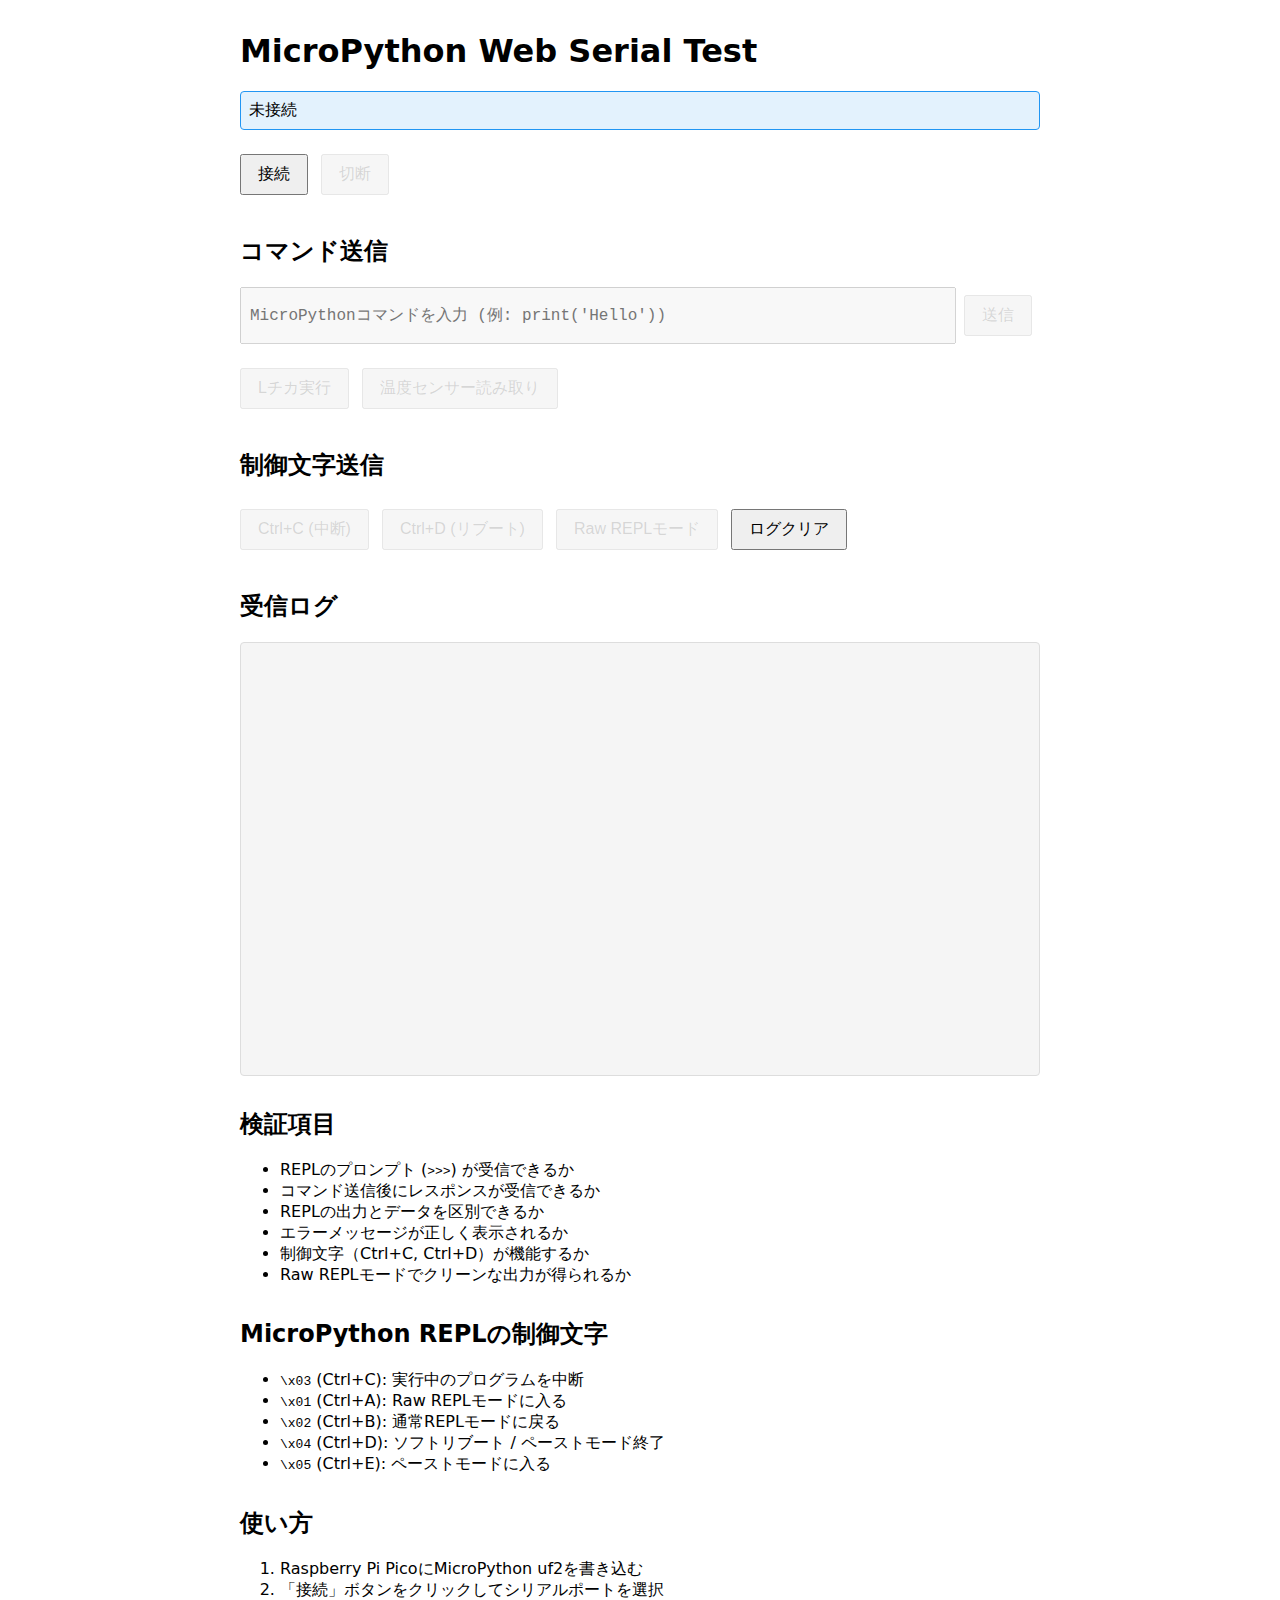
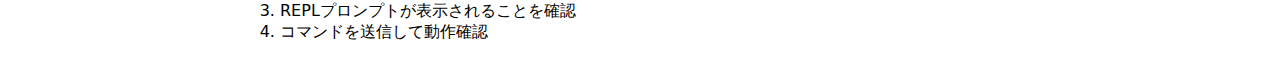
<file: chapter-6-serial/micropython/index.html>
<!DOCTYPE html>
<html lang="ja">
<head>
    <meta charset="UTF-8">
    <meta name="viewport" content="width=device-width, initial-scale=1.0">
    <title>MicroPython Web Serial Test</title>
    <style>
        body {
            font-family: system-ui, -apple-system, sans-serif;
            max-width: 800px;
            margin: 2rem auto;
            padding: 0 1rem;
        }

        button {
            padding: 0.5rem 1rem;
            margin: 0.5rem 0.5rem 0.5rem 0;
            font-size: 1rem;
            cursor: pointer;
        }

        button:disabled {
            opacity: 0.5;
            cursor: not-allowed;
        }

        .log {
            background: #f5f5f5;
            border: 1px solid #ddd;
            border-radius: 4px;
            padding: 1rem;
            height: 400px;
            overflow-y: auto;
            font-family: 'Courier New', monospace;
            font-size: 0.9rem;
            white-space: pre-wrap;
            word-wrap: break-word;
        }

        .input-group {
            margin: 1rem 0;
            display: flex;
            gap: 0.5rem;
        }

        .input-group input {
            flex: 1;
            padding: 0.5rem;
            font-family: 'Courier New', monospace;
            font-size: 1rem;
        }

        .status {
            padding: 0.5rem;
            margin: 1rem 0;
            border-radius: 4px;
            background: #e3f2fd;
            border: 1px solid #2196f3;
        }

        .error {
            background: #ffebee;
            border-color: #f44336;
        }

        h2 {
            margin-top: 2rem;
        }

        .code-sample {
            background: #f5f5f5;
            border: 1px solid #ddd;
            border-radius: 4px;
            padding: 1rem;
            font-family: 'Courier New', monospace;
            font-size: 0.9rem;
            margin: 0.5rem 0;
        }
    </style>
</head>
<body>
    <h1>MicroPython Web Serial Test</h1>

    <div id="status" class="status">
        未接続
    </div>

    <div>
        <button id="connectBtn">接続</button>
        <button id="disconnectBtn" disabled>切断</button>
    </div>

    <h2>コマンド送信</h2>
    <div class="input-group">
        <input type="text" id="commandInput" placeholder="MicroPythonコマンドを入力 (例: print('Hello'))" disabled>
        <button id="sendBtn" disabled>送信</button>
    </div>

    <div>
        <button id="blinkBtn" disabled>Lチカ実行</button>
        <button id="tempBtn" disabled>温度センサー読み取り</button>
    </div>

    <h2>制御文字送信</h2>
    <div>
        <button id="ctrlCBtn" disabled>Ctrl+C (中断)</button>
        <button id="ctrlDBtn" disabled>Ctrl+D (リブート)</button>
        <button id="rawReplBtn" disabled>Raw REPLモード</button>
        <button id="clearBtn">ログクリア</button>
    </div>

    <h2>受信ログ</h2>
    <div id="log" class="log"></div>

    <h2>検証項目</h2>
    <ul>
        <li>REPLのプロンプト (<code>&gt;&gt;&gt;</code>) が受信できるか</li>
        <li>コマンド送信後にレスポンスが受信できるか</li>
        <li>REPLの出力とデータを区別できるか</li>
        <li>エラーメッセージが正しく表示されるか</li>
        <li>制御文字（Ctrl+C, Ctrl+D）が機能するか</li>
        <li>Raw REPLモードでクリーンな出力が得られるか</li>
    </ul>

    <h2>MicroPython REPLの制御文字</h2>
    <ul>
        <li><code>\x03</code> (Ctrl+C): 実行中のプログラムを中断</li>
        <li><code>\x01</code> (Ctrl+A): Raw REPLモードに入る</li>
        <li><code>\x02</code> (Ctrl+B): 通常REPLモードに戻る</li>
        <li><code>\x04</code> (Ctrl+D): ソフトリブート / ペーストモード終了</li>
        <li><code>\x05</code> (Ctrl+E): ペーストモードに入る</li>
    </ul>

    <h2>使い方</h2>
    <ol>
        <li>Raspberry Pi PicoにMicroPython uf2を書き込む</li>
        <li>「接続」ボタンをクリックしてシリアルポートを選択</li>
        <li>REPLプロンプトが表示されることを確認</li>
        <li>コマンドを送信して動作確認</li>
    </ol>

    <script type="module" src="main.js"></script>
</body>
</html>
</file>
<file: chapter-1-light-comm/style.css>
body {
    font-family: system-ui, sans-serif;
    margin: 0;
    padding: 1.25rem;
    background: #f0f0f0;
    color: #333;
}

.container {
    max-width: 50rem;
    margin: 0 auto;
    background: white;
    padding: 1.5rem;
    border-radius: 0.5rem;
    box-shadow: 0 0.125rem 0.25rem rgba(0,0,0,0.1);
}

header {
    margin: 0 0 1.5rem 0;
    border-bottom: 1px solid #eee;
}

h1 {
    margin: 0 0 1rem 0;
}

section {
    margin: 0 0 1.5rem 0;
    padding: 1.25rem;
    border: 1px solid #ddd;
    border-radius: 0.25rem;
}

h2 {
    margin: 0 0 1rem 0;
}

.controls, .settings {
    margin: 0 0 1rem 0;
    display: flex;
    gap: 0.75rem;
    align-items: center;
    flex-wrap: wrap;
}

input[type="text"], button {
    font: inherit;
}

input[type="text"] {
    flex-grow: 1;
    padding: 0.5em;
    border: 1px solid #ccc;
    border-radius: 0.25rem;
}

button {
    padding: 0.5em 1em;
    cursor: pointer;
    background: #007bff;
    color: white;
    border: 1px solid #007bff;
    border-radius: 0.25rem;
}

button:hover {
    background: #0056b3;
    border-color: #0056b3;
}

button:disabled {
    background: #ccc;
    border-color: #ccc;
    cursor: not-allowed;
}

/* Chapter 1 Specific: Transmitter */
#transmitter-display {
    width: 100%;
    height: 10rem;
    display: flex;
    align-items: center;
    justify-content: center;
    font-weight: bold;
    border: 2px solid #333;
    border-radius: 0.25rem;
    margin: 1rem 0 0 0;
}

.display-off {
    background-color: black;
    color: white;
}

.display-on {
    background-color: white;
    color: black;
}

/* Chapter 1 Specific: Receiver */
.video-container {
    position: relative;
    width: 100%;
    max-width: 30rem;
    background: #000;
    margin: 0 0 0.75rem 0;
    overflow: hidden;
    border-radius: 0.25rem;
}

video {
    width: 100%;
    display: block;
}

#processing-canvas {
    position: absolute;
    top: 0;
    left: 0;
    width: 100%;
    height: 100%;
    pointer-events: none;
}

.overlay-info {
    position: absolute;
    top: 0.625rem;
    left: 0.625rem;
    color: #0f0;
    background: rgba(0,0,0,0.5);
    padding: 0.25rem 0.5rem;
    font-family: monospace;
    border-radius: 0.25rem;
    pointer-events: none;
}

.video-overlay {
    position: absolute;
    bottom: 0;
    left: 0;
    width: 100%;
    background: rgba(0, 0, 0, 0.6);
    padding: 0.625rem;
    box-sizing: border-box;
    color: white;
    pointer-events: none;
}

#decoded-text {
    font-family: monospace;
    font-weight: bold;
    min-height: 1.2em;
    word-break: break-all;
    white-space: pre-wrap;
    line-height: 1.2;
    text-shadow: 0 0 0.3rem black;
}

#debug-signal {
    font-family: monospace;
    color: #ccc;
    margin: 0.25rem 0 0 0;
    min-height: 1.2em;
    overflow: hidden;
    white-space: nowrap;
    text-overflow: ellipsis;
}

.graph-container {
    width: 100%;
    height: 6rem;
    background: #222;
    border: 1px solid #555;
    border-radius: 0.25rem;
}

#signal-graph {
    width: 100%;
    height: 100%;
}
</file>
<file: chapter-3-sound-comm/style.css>
body {
    font-family: system-ui, sans-serif;
    margin: 0;
    padding: 1.25rem;
    background: #f0f0f0;
    color: #333;
}

.container {
    max-width: 50rem;
    margin: 0 auto;
    background: white;
    padding: 1.5rem;
    border-radius: 0.5rem;
    box-shadow: 0 0.125rem 0.25rem rgba(0,0,0,0.1);
}

header {
    margin: 0 0 1.5rem 0;
    border-bottom: 1px solid #eee;
}

h1 {
    margin: 0 0 0.5rem 0;
}

header p {
    margin: 0 0 1rem 0;
    color: #666;
}

section {
    margin: 0 0 1.5rem 0;
    padding: 1.25rem;
    border: 1px solid #ddd;
    border-radius: 0.25rem;
}

h2 {
    margin: 0 0 1rem 0;
}

.controls-row {
    margin: 0 0 1rem 0;
    display: flex;
    gap: 0.75rem;
    align-items: center;
    flex-wrap: wrap;
}

input[type="text"], button {
    font: inherit;
}

input[type="text"] {
    flex-grow: 1;
    padding: 0.5em;
    border: 1px solid #ccc;
    border-radius: 0.25rem;
}

button {
    padding: 0.5em 1em;
    cursor: pointer;
    background: #007bff;
    color: white;
    border: 1px solid #007bff;
    border-radius: 0.25rem;
}

button:hover {
    background: #0056b3;
    border-color: #0056b3;
}

button:disabled {
    background: #ccc;
    border-color: #ccc;
    cursor: not-allowed;
}

/* Chapter 3 Specific */
#audio-status {
    font-size: 0.875rem;
    padding: 0.25em 0.75em;
    border-radius: 1.25rem;
    background: #ffeeba;
    color: #856404;
    border: 1px solid #ffeeba;
}

#audio-status.active {
    background: #d4edda;
    color: #155724;
    border-color: #c3e6cb;
}

.terminal {
    background: #000;
    color: #0f0;
    padding: 1rem;
    border-radius: 0.25rem;
    font-family: monospace;
    min-height: 10rem;
    max-height: 20rem;
    overflow-y: auto;
    word-break: break-all;
    white-space: pre-wrap;
    line-height: 1.4;
    margin: 0 0 1rem 0;
}

.visualizer-box {
    width: 100%;
    height: 6rem;
    background: #000;
    border: 1px solid #555;
    border-radius: 0.25rem;
    overflow: hidden;
}

canvas {
    width: 100%;
    height: 100%;
    display: block;
}
</file>
